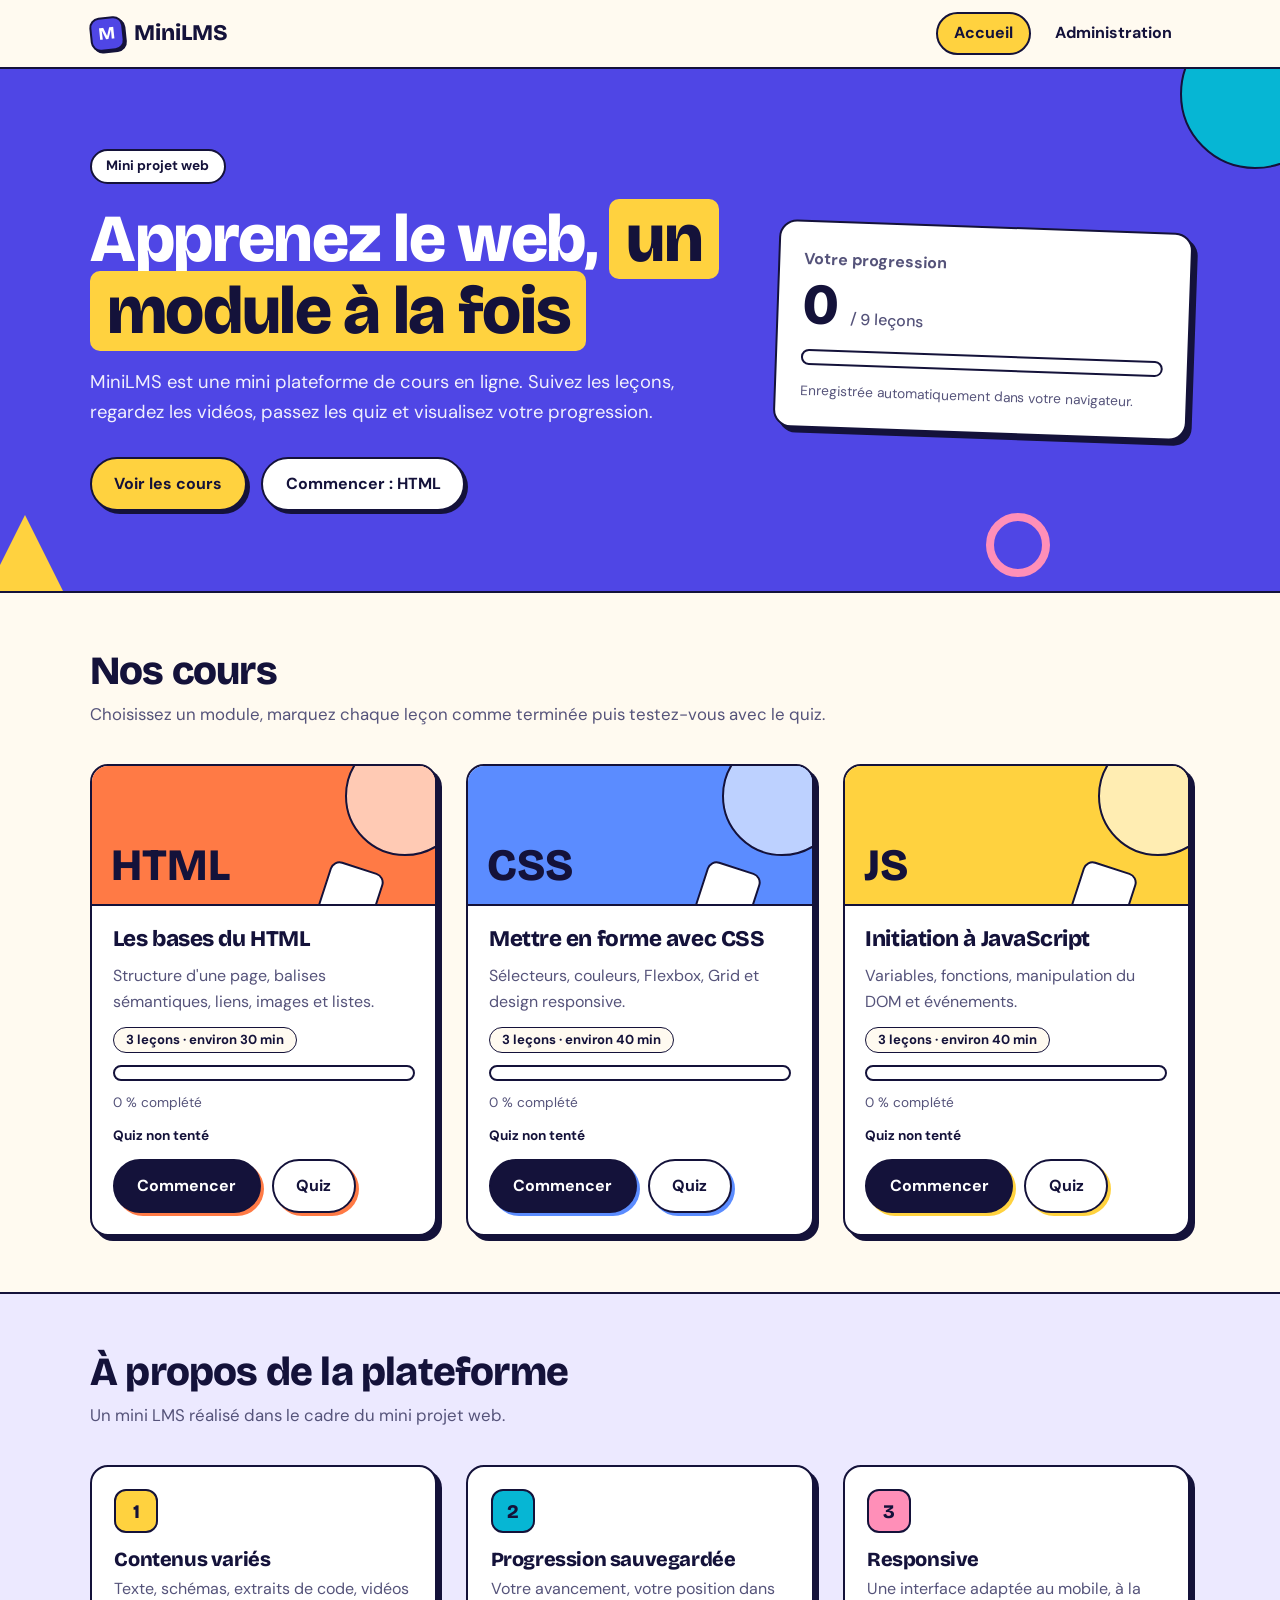
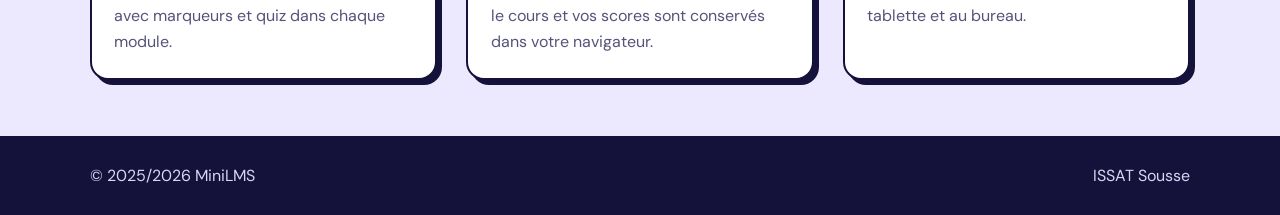
<file: index.html>
<!DOCTYPE html>
<html lang="fr">
<head>
    <meta charset="UTF-8">
    <meta name="viewport" content="width=device-width, initial-scale=1.0">
    <meta name="description" content="MiniLMS : une plateforme de cours en ligne pour apprendre HTML, CSS et JavaScript.">
    <title>MiniLMS - Plateforme de cours en ligne</title>
    <link rel="preconnect" href="https://fonts.googleapis.com">
    <link rel="preconnect" href="https://fonts.gstatic.com" crossorigin>
    <link rel="stylesheet" href="https://fonts.googleapis.com/css2?family=Bricolage+Grotesque:opsz,wght@12..96,700;12..96,800&family=DM+Sans:wght@400;500;700&display=swap">
    <link rel="stylesheet" href="css/main.css">
    <link rel="stylesheet" href="css/course.css">
    <link rel="stylesheet" href="css/app.css">
    <script src="js/data.js" defer></script>
    <script src="js/script.js" defer></script>
</head>
<body>
    <header class="site-header">
        <div class="container header-inner">
            <a class="logo" href="#/"><span class="logo-mark" aria-hidden="true">M</span>MiniLMS</a>
            <button class="burger" id="burger" type="button" aria-label="Ouvrir le menu" aria-expanded="false" aria-controls="menu">Menu</button>
            <nav class="menu" id="menu" aria-label="Navigation principale">
                <ul>
                    <li><a href="#/" data-nav="accueil">Accueil</a></li>
                    <li><a href="#/admin" data-nav="admin">Administration</a></li>
                </ul>
            </nav>
        </div>
    </header>

    <main id="app">
        <noscript><p class="container">MiniLMS a besoin de JavaScript pour fonctionner.</p></noscript>
    </main>

    <footer class="site-footer">
        <div class="container footer-inner">
            <p>&copy; 2025/2026 MiniLMS</p>
            <p>ISSAT Sousse</p>
        </div>
    </footer>

    <div class="toast" id="toast" role="status" aria-live="polite"></div>
</body>
</html>
</file>
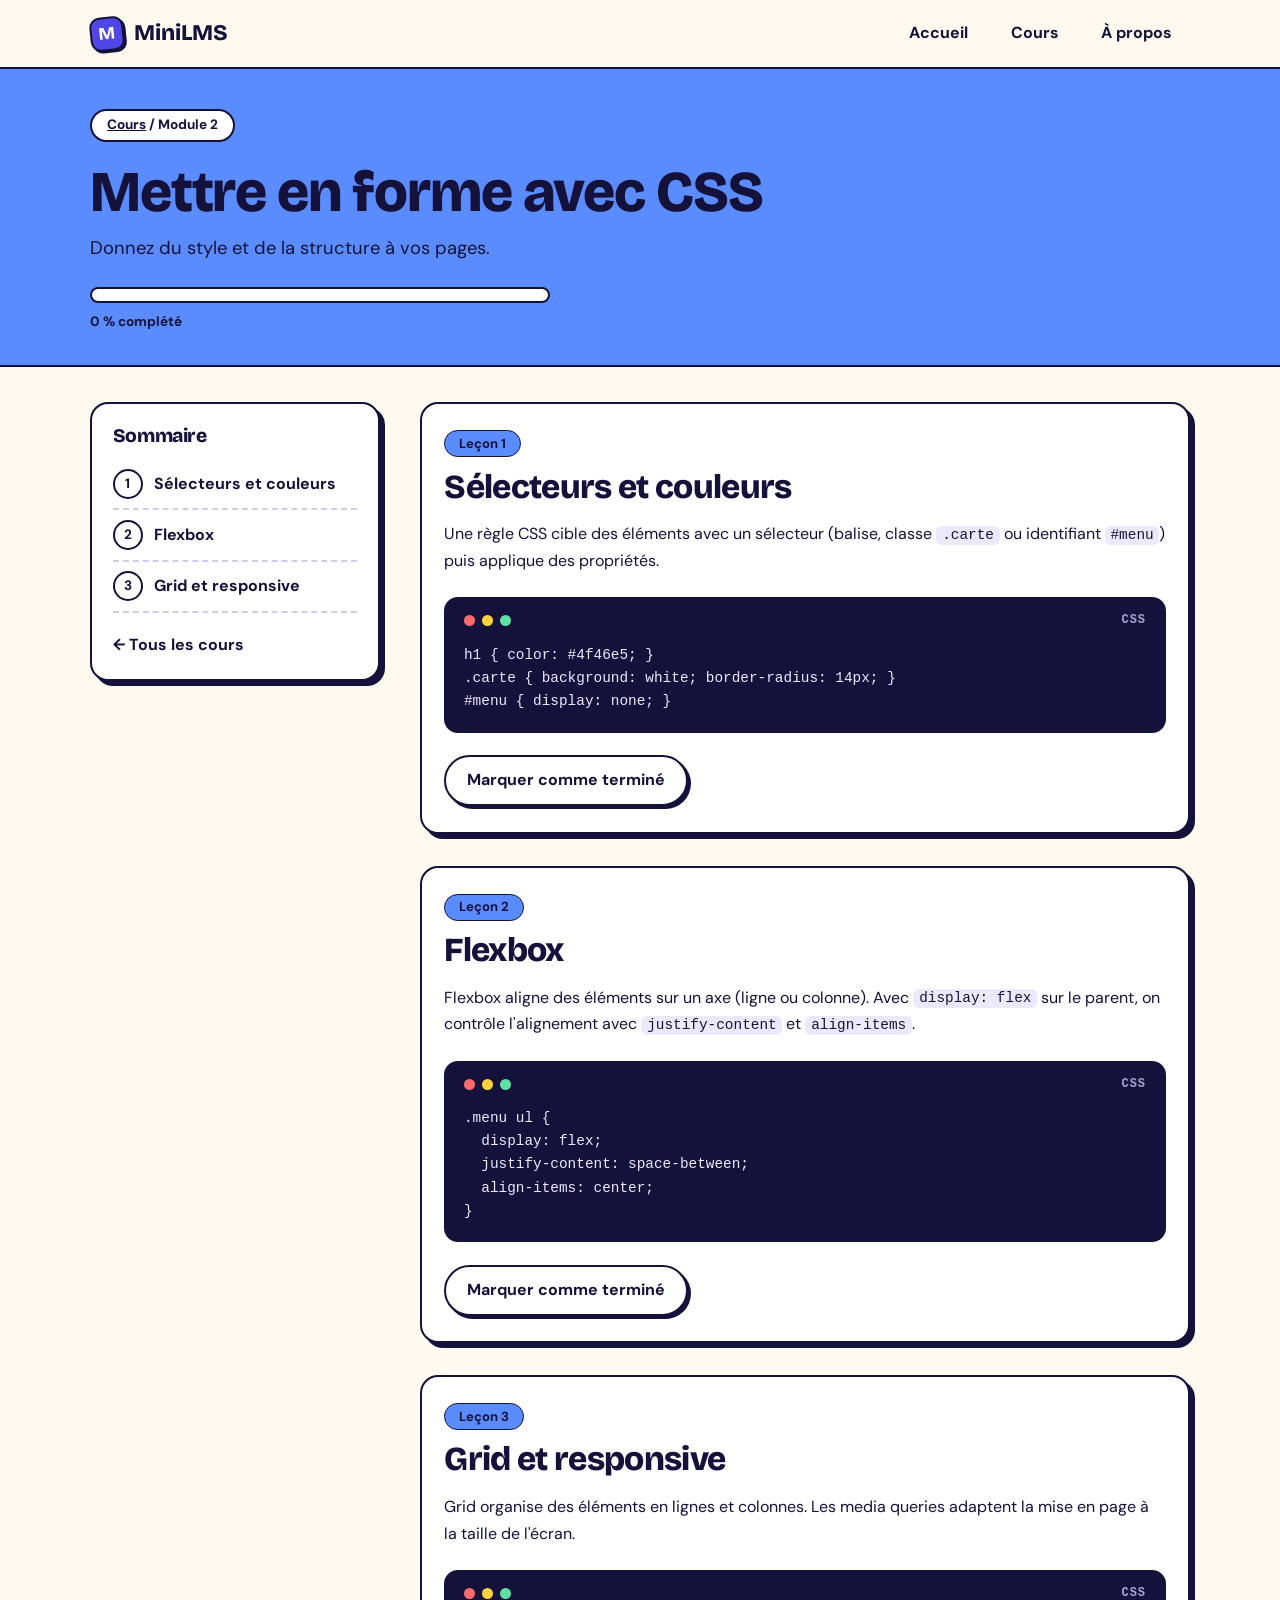
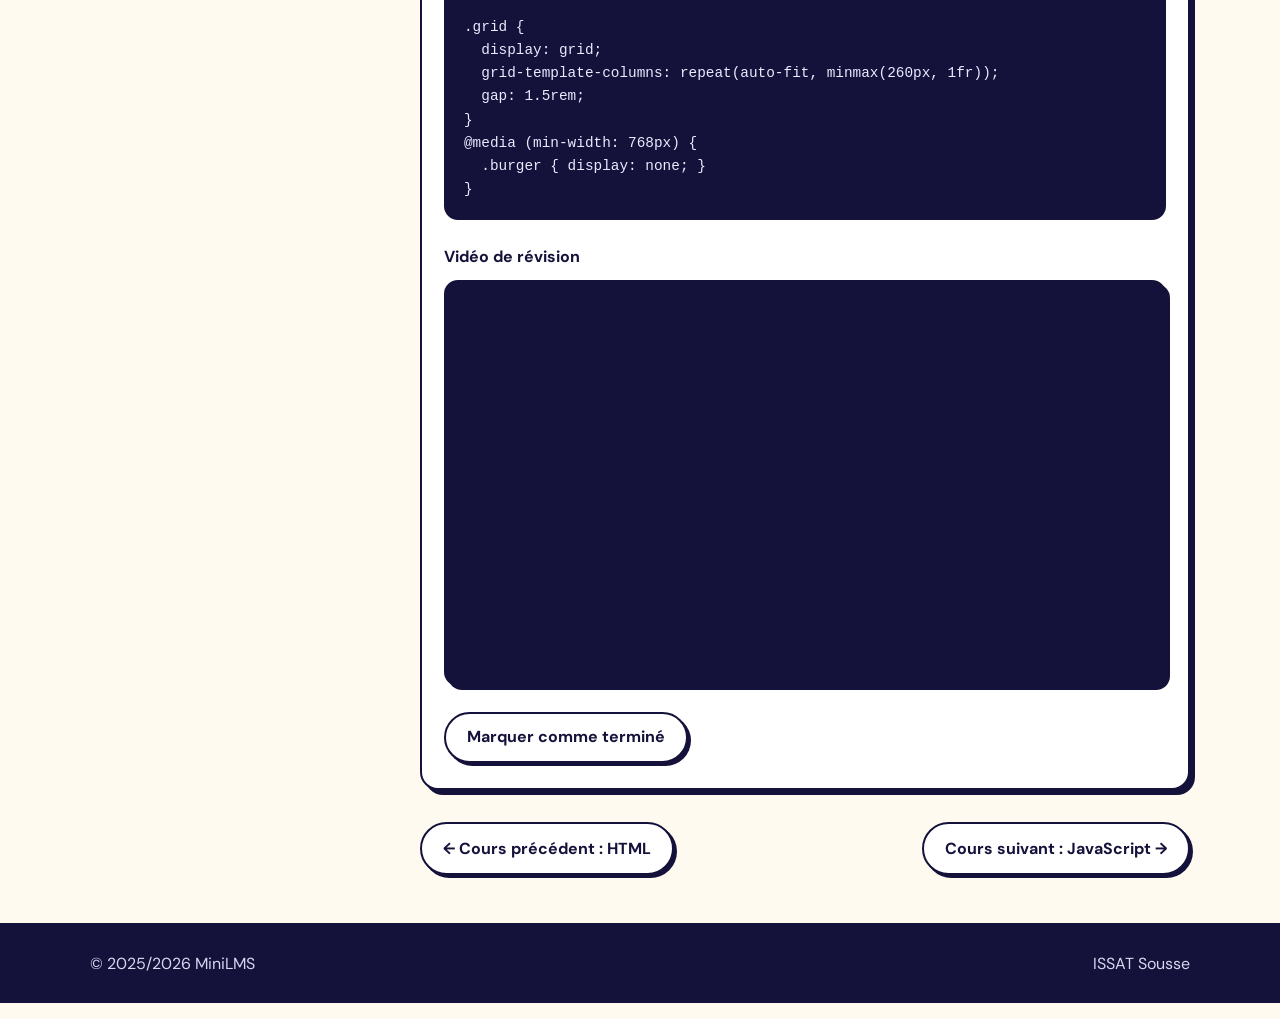
<file: pages/css.html>
<!DOCTYPE html>
<html lang="fr">
<head>
  <meta charset="UTF-8">
  <meta name="viewport" content="width=device-width, initial-scale=1.0">
  <meta name="description" content="Cours CSS : sélecteurs, couleurs, Flexbox, Grid et design responsive.">
  <title>Mettre en forme avec CSS - MiniLMS</title>
  <link rel="preconnect" href="https://fonts.googleapis.com">
  <link rel="preconnect" href="https://fonts.gstatic.com" crossorigin>
  <link rel="stylesheet" href="https://fonts.googleapis.com/css2?family=Bricolage+Grotesque:opsz,wght@12..96,700;12..96,800&family=DM+Sans:wght@400;500;700&display=swap">
  <link rel="stylesheet" href="../css/main.css">
  <link rel="stylesheet" href="../css/course.css">
  <script src="../js/script-pages.js" defer></script>
</head>
<body data-course="css">
  <header class="site-header">
    <div class="container header-inner">
      <a class="logo" href="../index.html"><span class="logo-mark" aria-hidden="true">M</span>MiniLMS</a>
      <button class="burger" id="burger" type="button" aria-label="Ouvrir le menu" aria-expanded="false" aria-controls="menu">Menu</button>
      <nav class="menu" id="menu" aria-label="Navigation principale">
        <ul>
          <li><a href="../index.html">Accueil</a></li>
          <li><a href="../index.html#cours">Cours</a></li>
          <li><a href="../index.html#apropos">À propos</a></li>
        </ul>
      </nav>
    </div>
  </header>

  <section class="course-header">
    <div class="container">
      <p class="breadcrumb"><a href="../index.html#cours">Cours</a> / Module 2</p>
      <h1>Mettre en forme avec CSS</h1>
      <p class="course-sub">Donnez du style et de la structure à vos pages.</p>
      <div class="progress" role="progressbar" aria-label="Progression du cours" aria-valuemin="0" aria-valuemax="100" aria-valuenow="0">
        <div class="progress-bar" id="course-bar"></div>
      </div>
      <p class="progress-label" id="course-label">0 % complété</p>
    </div>
  </section>

  <div class="container course-layout">
    <aside class="sidebar" aria-label="Sommaire du cours">
      <h2>Sommaire</h2>
      <ol>
        <li data-toc="l1"><a href="#lecon1">Sélecteurs et couleurs</a></li>
        <li data-toc="l2"><a href="#lecon2">Flexbox</a></li>
        <li data-toc="l3"><a href="#lecon3">Grid et responsive</a></li>
      </ol>
      <a class="back-link" href="../index.html#cours">&larr; Tous les cours</a>
    </aside>

    <main>
      <section class="lesson" id="lecon1">
        <p class="lesson-kicker">Leçon 1</p>
        <h2>Sélecteurs et couleurs</h2>
        <p>Une règle CSS cible des éléments avec un sélecteur (balise, classe <code>.carte</code> ou identifiant <code>#menu</code>) puis applique des propriétés.</p>
        <pre data-lang="CSS"><code>h1 { color: #4f46e5; }
.carte { background: white; border-radius: 14px; }
#menu { display: none; }</code></pre>
        <button class="done-btn" type="button" data-lesson="l1">Marquer comme terminé</button>
      </section>

      <section class="lesson" id="lecon2">
        <p class="lesson-kicker">Leçon 2</p>
        <h2>Flexbox</h2>
        <p>Flexbox aligne des éléments sur un axe (ligne ou colonne). Avec <code>display: flex</code> sur le parent, on contrôle l'alignement avec <code>justify-content</code> et <code>align-items</code>.</p>
        <pre data-lang="CSS"><code>.menu ul {
  display: flex;
  justify-content: space-between;
  align-items: center;
}</code></pre>
        <button class="done-btn" type="button" data-lesson="l2">Marquer comme terminé</button>
      </section>

      <section class="lesson" id="lecon3">
        <p class="lesson-kicker">Leçon 3</p>
        <h2>Grid et responsive</h2>
        <p>Grid organise des éléments en lignes et colonnes. Les media queries adaptent la mise en page à la taille de l'écran.</p>
        <pre data-lang="CSS"><code>.grid {
  display: grid;
  grid-template-columns: repeat(auto-fit, minmax(260px, 1fr));
  gap: 1.5rem;
}
@media (min-width: 768px) {
  .burger { display: none; }
}</code></pre>
        <p class="video-title">Vidéo de révision</p>
        <div class="video">
          <iframe src="https://www.youtube-nocookie.com/embed/AGDDdsiZ0Ko" title="Vidéo : introduction à CSS Grid" allowfullscreen></iframe>
        </div>
        <button class="done-btn" type="button" data-lesson="l3">Marquer comme terminé</button>
      </section>

      <nav class="course-nav" aria-label="Navigation entre les cours">
        <a href="html.html">&larr; Cours précédent : HTML</a>
        <a href="javascript.html">Cours suivant : JavaScript &rarr;</a>
      </nav>
    </main>
  </div>

  <footer class="site-footer">
    <div class="container footer-inner">
      <p>&copy; 2025/2026 MiniLMS</p>
      <p>ISSAT Sousse</p>
    </div>
  </footer>
</body>
</html>
</file>
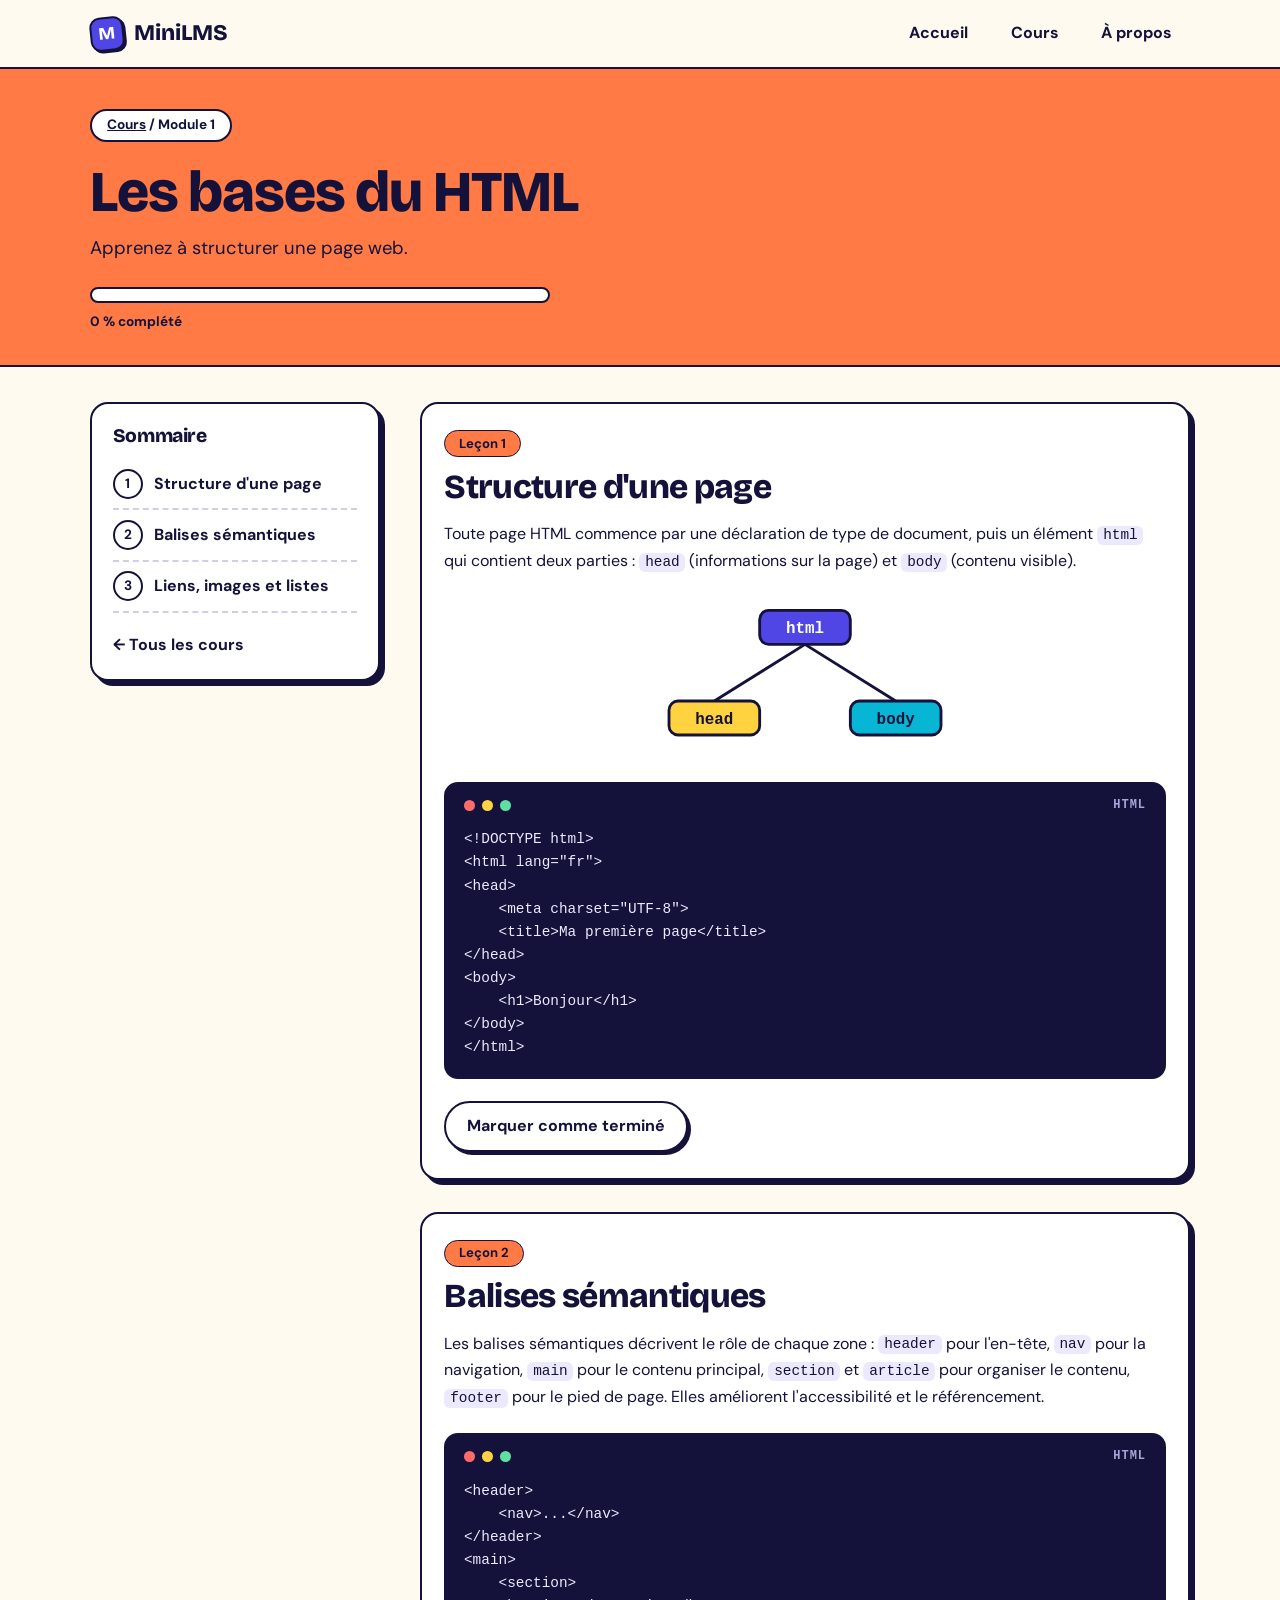
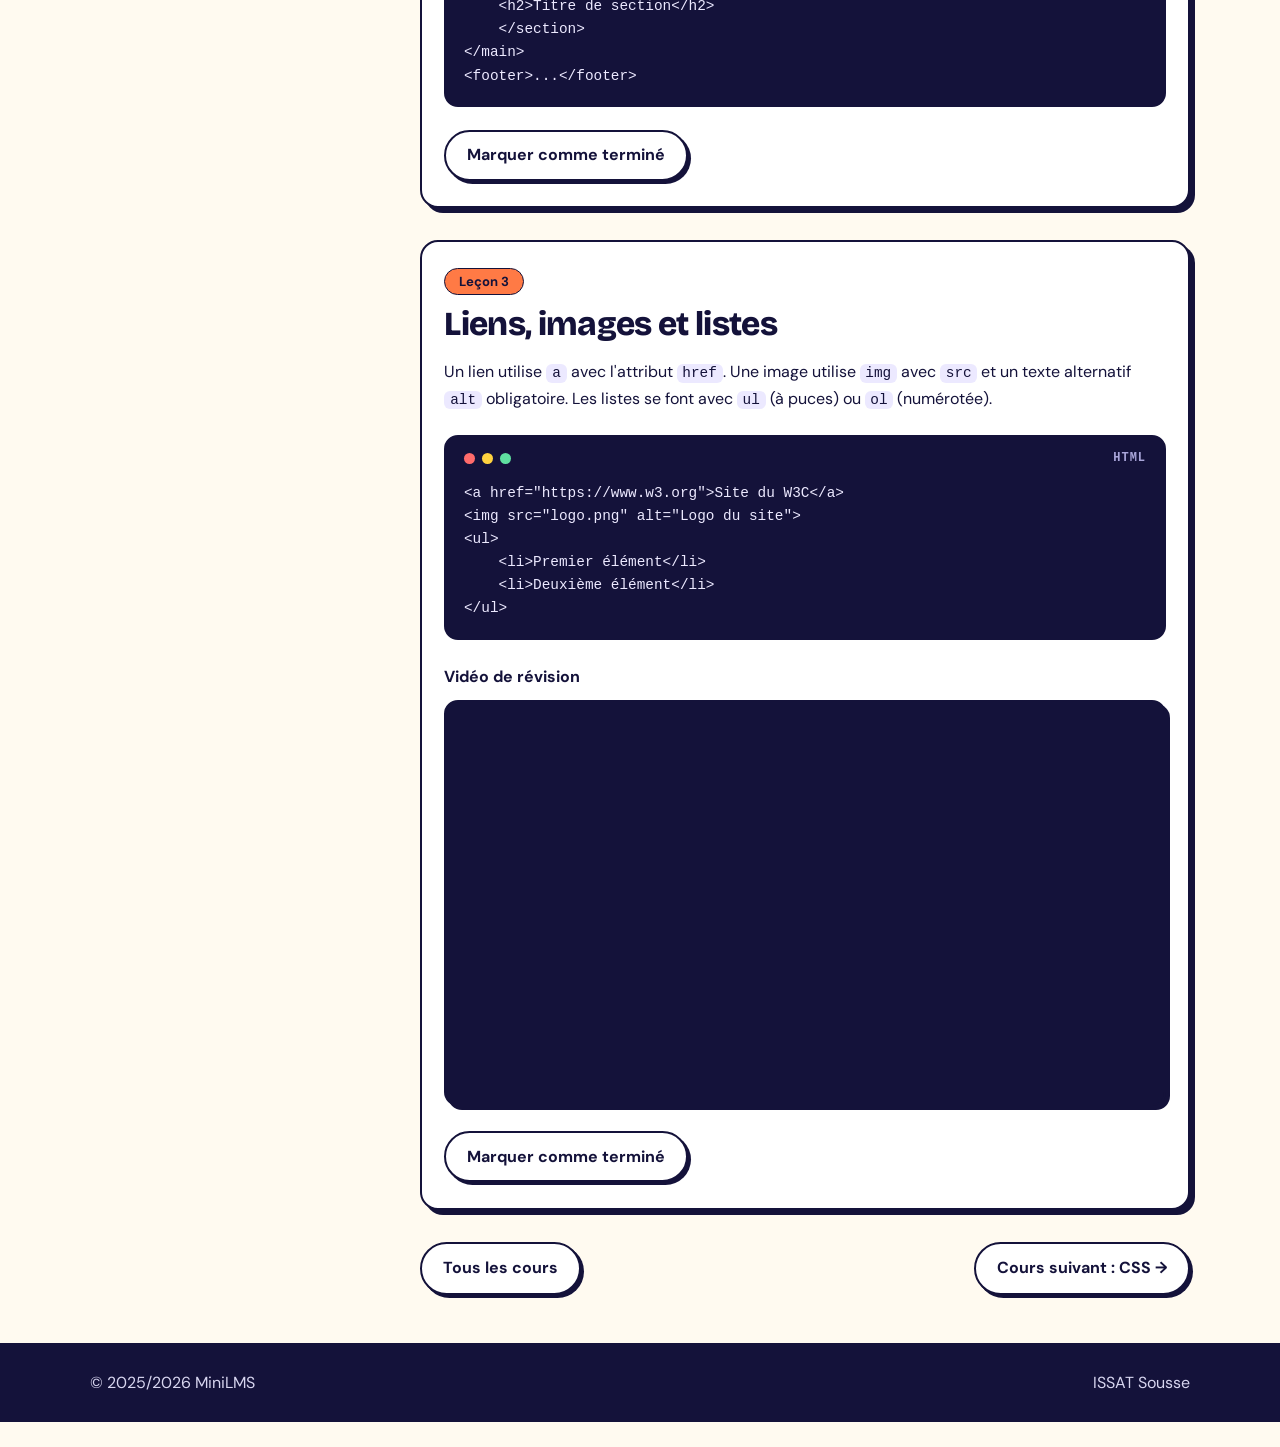
<file: pages/html.html>
<!DOCTYPE html>
<html lang="fr">
<head>
    <meta charset="UTF-8">
    <meta name="viewport" content="width=device-width, initial-scale=1.0">
    <meta name="description" content="Cours HTML : structure d'une page, balises sémantiques, liens, images et listes.">
    <title>Les bases du HTML - MiniLMS</title>
    <link rel="preconnect" href="https://fonts.googleapis.com">
    <link rel="preconnect" href="https://fonts.gstatic.com" crossorigin>
    <link rel="stylesheet" href="https://fonts.googleapis.com/css2?family=Bricolage+Grotesque:opsz,wght@12..96,700;12..96,800&family=DM+Sans:wght@400;500;700&display=swap">
    <link rel="stylesheet" href="../css/main.css">
    <link rel="stylesheet" href="../css/course.css">
    <script src="../js/script-pages.js" defer></script>
</head>
<body data-course="html">
    <header class="site-header">
        <div class="container header-inner">
            <a class="logo" href="../index.html"><span class="logo-mark" aria-hidden="true">M</span>MiniLMS</a>
            <button class="burger" id="burger" type="button" aria-label="Ouvrir le menu" aria-expanded="false" aria-controls="menu">Menu</button>
            <nav class="menu" id="menu" aria-label="Navigation principale">
                <ul>
                    <li><a href="../index.html">Accueil</a></li>
                    <li><a href="../index.html#cours">Cours</a></li>
                    <li><a href="../index.html#apropos">À propos</a></li>
                </ul>
            </nav>
        </div>
    </header>

    <section class="course-header">
        <div class="container">
            <p class="breadcrumb"><a href="../index.html#cours">Cours</a> / Module 1</p>
            <h1>Les bases du HTML</h1>
            <p class="course-sub">Apprenez à structurer une page web.</p>
            <div class="progress" role="progressbar" aria-label="Progression du cours" aria-valuemin="0" aria-valuemax="100" aria-valuenow="0">
                <div class="progress-bar" id="course-bar"></div>
            </div>
            <p class="progress-label" id="course-label">0 % complété</p>
        </div>
    </section>

    <div class="container course-layout">
        <aside class="sidebar" aria-label="Sommaire du cours">
            <h2>Sommaire</h2>
            <ol>
                <li data-toc="l1"><a href="#lecon1">Structure d'une page</a></li>
                <li data-toc="l2"><a href="#lecon2">Balises sémantiques</a></li>
                <li data-toc="l3"><a href="#lecon3">Liens, images et listes</a></li>
            </ol>
            <a class="back-link" href="../index.html#cours">&larr; Tous les cours</a>
        </aside>

        <main>
            <section class="lesson" id="lecon1">
                <p class="lesson-kicker">Leçon 1</p>
                <h2>Structure d'une page</h2>
                <p>Toute page HTML commence par une déclaration de type de document, puis un élément <code>html</code> qui contient deux parties : <code>head</code> (informations sur la page) et <code>body</code> (contenu visible).</p>
                <svg class="schema" viewBox="0 0 300 140" role="img" aria-labelledby="svg-titre">
                    <title id="svg-titre">Arbre d'un document HTML : html contient head et body</title>
                    <line x1="150" y1="40" x2="70" y2="90" stroke="#14123a" stroke-width="2.5"/>
                    <line x1="150" y1="40" x2="230" y2="90" stroke="#14123a" stroke-width="2.5"/>
                    <rect x="110" y="10" width="80" height="30" rx="8" fill="#4f46e5" stroke="#14123a" stroke-width="2.5"/>
                    <text x="150" y="30" text-anchor="middle" fill="#ffffff" font-size="14" font-weight="700" font-family="monospace">html</text>
                    <rect x="30" y="90" width="80" height="30" rx="8" fill="#ffd23f" stroke="#14123a" stroke-width="2.5"/>
                    <text x="70" y="110" text-anchor="middle" fill="#14123a" font-size="14" font-weight="700" font-family="monospace">head</text>
                    <rect x="190" y="90" width="80" height="30" rx="8" fill="#06b6d4" stroke="#14123a" stroke-width="2.5"/>
                    <text x="230" y="110" text-anchor="middle" fill="#14123a" font-size="14" font-weight="700" font-family="monospace">body</text>
                </svg>
                <pre data-lang="HTML"><code>&lt;!DOCTYPE html&gt;
&lt;html lang="fr"&gt;
&lt;head&gt;
    &lt;meta charset="UTF-8"&gt;
    &lt;title&gt;Ma première page&lt;/title&gt;
&lt;/head&gt;
&lt;body&gt;
    &lt;h1&gt;Bonjour&lt;/h1&gt;
&lt;/body&gt;
&lt;/html&gt;</code></pre>
                <button class="done-btn" type="button" data-lesson="l1">Marquer comme terminé</button>
            </section>

        <section class="lesson" id="lecon2">
            <p class="lesson-kicker">Leçon 2</p>
            <h2>Balises sémantiques</h2>
            <p>Les balises sémantiques décrivent le rôle de chaque zone : <code>header</code> pour l'en-tête, <code>nav</code> pour la navigation, <code>main</code> pour le contenu principal, <code>section</code> et <code>article</code> pour organiser le contenu, <code>footer</code> pour le pied de page. Elles améliorent l'accessibilité et le référencement.</p>
            <pre data-lang="HTML"><code>&lt;header&gt;
    &lt;nav&gt;...&lt;/nav&gt;
&lt;/header&gt;
&lt;main&gt;
    &lt;section&gt;
    &lt;h2&gt;Titre de section&lt;/h2&gt;
    &lt;/section&gt;
&lt;/main&gt;
&lt;footer&gt;...&lt;/footer&gt;</code></pre>
            <button class="done-btn" type="button" data-lesson="l2">Marquer comme terminé</button>
        </section>

        <section class="lesson" id="lecon3">
            <p class="lesson-kicker">Leçon 3</p>
            <h2>Liens, images et listes</h2>
            <p>Un lien utilise <code>a</code> avec l'attribut <code>href</code>. Une image utilise <code>img</code> avec <code>src</code> et un texte alternatif <code>alt</code> obligatoire. Les listes se font avec <code>ul</code> (à puces) ou <code>ol</code> (numérotée).</p>
            <pre data-lang="HTML"><code>&lt;a href="https://www.w3.org"&gt;Site du W3C&lt;/a&gt;
&lt;img src="logo.png" alt="Logo du site"&gt;
&lt;ul&gt;
    &lt;li&gt;Premier élément&lt;/li&gt;
    &lt;li&gt;Deuxième élément&lt;/li&gt;
&lt;/ul&gt;</code></pre>
            <p class="video-title">Vidéo de révision</p>
            <div class="video">
                <iframe src="https://www.youtube-nocookie.com/embed/it1rTvBcfRg" title="Vidéo : introduction au HTML" allowfullscreen></iframe>
            </div>
            <button class="done-btn" type="button" data-lesson="l3">Marquer comme terminé</button>
        </section>

            <nav class="course-nav" aria-label="Navigation entre les cours">
                <a href="../index.html#cours">Tous les cours</a>
                <a href="css.html">Cours suivant : CSS &rarr;</a>
            </nav>
        </main>
    </div>

    <footer class="site-footer">
        <div class="container footer-inner">
            <p>&copy; 2025/2026 MiniLMS</p>
            <p>ISSAT Sousse</p>
        </div>
    </footer>
</body>
</html>
</file>
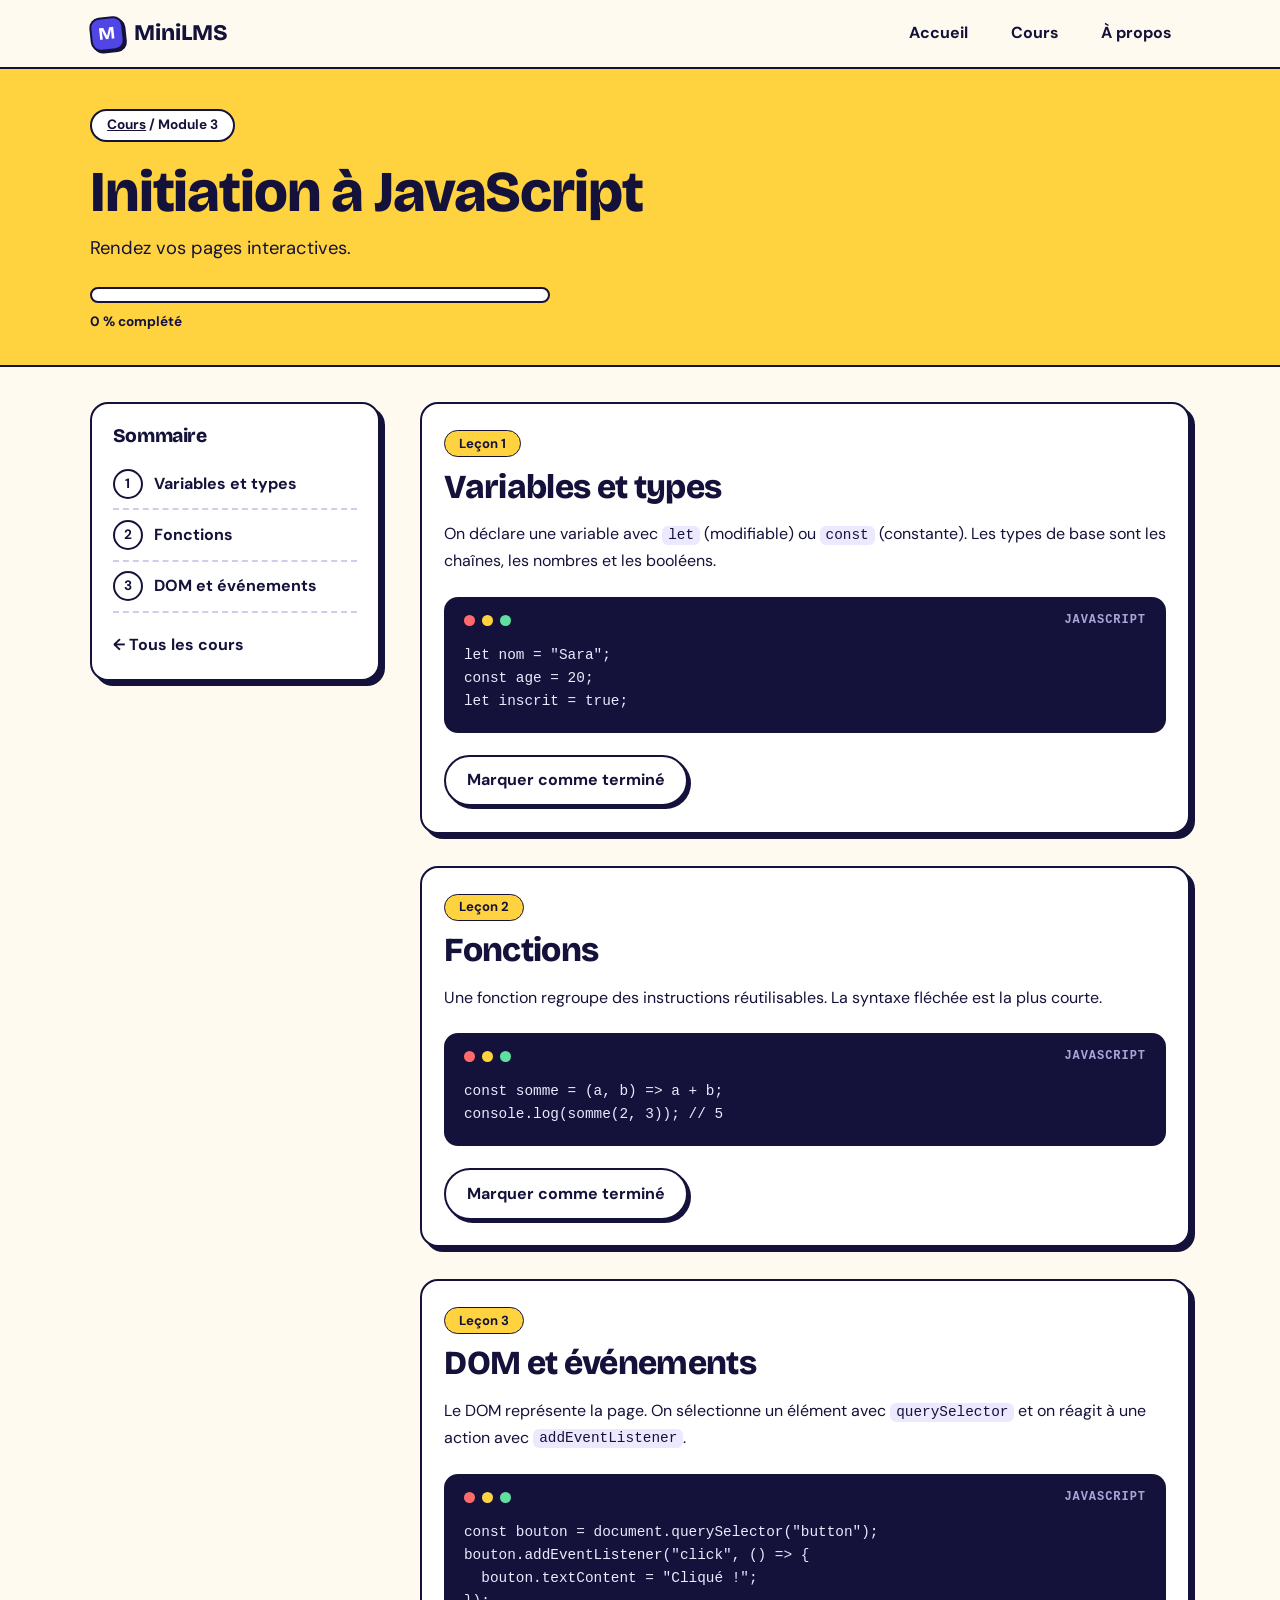
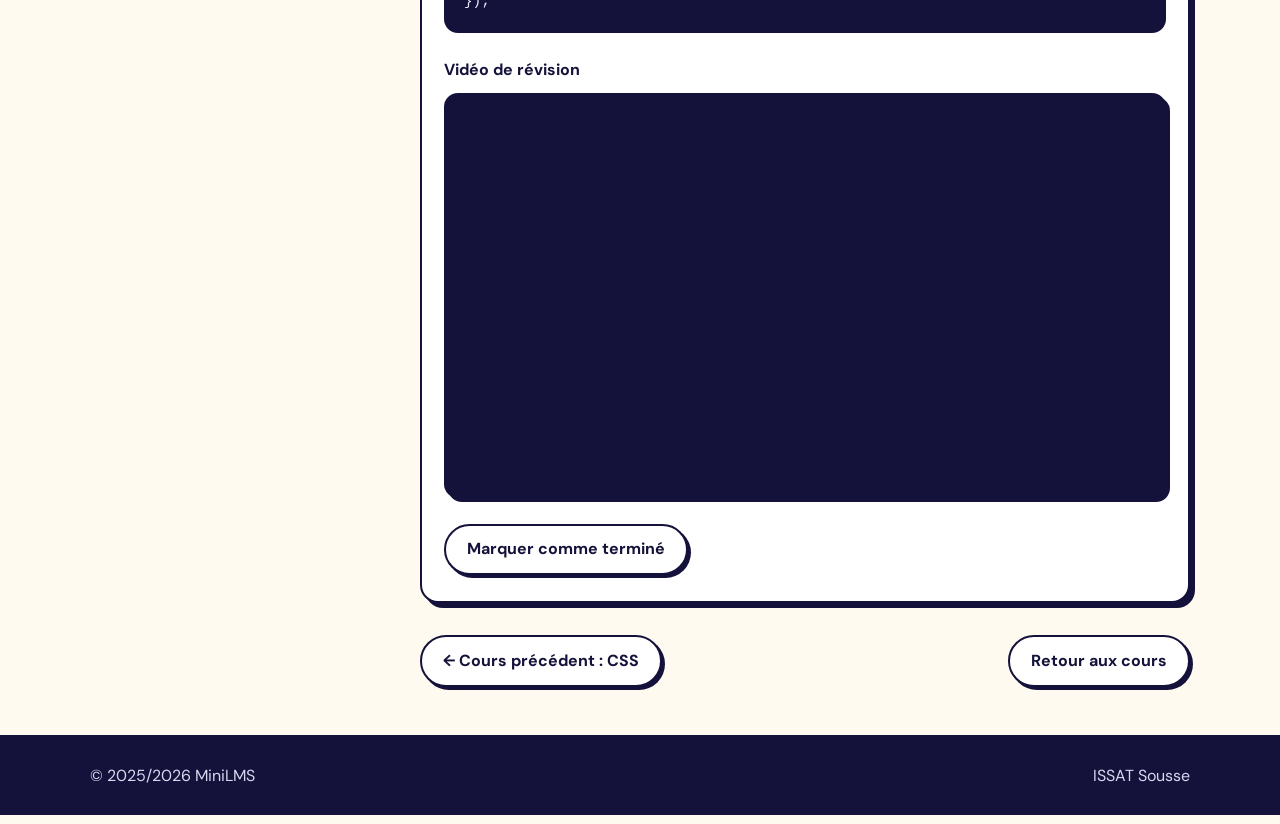
<file: pages/javascript.html>
<!DOCTYPE html>
<html lang="fr">
<head>
  <meta charset="UTF-8">
  <meta name="viewport" content="width=device-width, initial-scale=1.0">
  <meta name="description" content="Cours JavaScript : variables, fonctions, manipulation du DOM et événements.">
  <title>Initiation à JavaScript - MiniLMS</title>
  <link rel="preconnect" href="https://fonts.googleapis.com">
  <link rel="preconnect" href="https://fonts.gstatic.com" crossorigin>
  <link rel="stylesheet" href="https://fonts.googleapis.com/css2?family=Bricolage+Grotesque:opsz,wght@12..96,700;12..96,800&family=DM+Sans:wght@400;500;700&display=swap">
  <link rel="stylesheet" href="../css/main.css">
  <link rel="stylesheet" href="../css/course.css">
  <script src="../js/script-pages.js" defer></script>
</head>
<body data-course="js">
  <header class="site-header">
    <div class="container header-inner">
      <a class="logo" href="../index.html"><span class="logo-mark" aria-hidden="true">M</span>MiniLMS</a>
      <button class="burger" id="burger" type="button" aria-label="Ouvrir le menu" aria-expanded="false" aria-controls="menu">Menu</button>
      <nav class="menu" id="menu" aria-label="Navigation principale">
        <ul>
          <li><a href="../index.html">Accueil</a></li>
          <li><a href="../index.html#cours">Cours</a></li>
          <li><a href="../index.html#apropos">À propos</a></li>
        </ul>
      </nav>
    </div>
  </header>

  <section class="course-header">
    <div class="container">
      <p class="breadcrumb"><a href="../index.html#cours">Cours</a> / Module 3</p>
      <h1>Initiation à JavaScript</h1>
      <p class="course-sub">Rendez vos pages interactives.</p>
      <div class="progress" role="progressbar" aria-label="Progression du cours" aria-valuemin="0" aria-valuemax="100" aria-valuenow="0">
        <div class="progress-bar" id="course-bar"></div>
      </div>
      <p class="progress-label" id="course-label">0 % complété</p>
    </div>
  </section>

  <div class="container course-layout">
    <aside class="sidebar" aria-label="Sommaire du cours">
      <h2>Sommaire</h2>
      <ol>
        <li data-toc="l1"><a href="#lecon1">Variables et types</a></li>
        <li data-toc="l2"><a href="#lecon2">Fonctions</a></li>
        <li data-toc="l3"><a href="#lecon3">DOM et événements</a></li>
      </ol>
      <a class="back-link" href="../index.html#cours">&larr; Tous les cours</a>
    </aside>

    <main>
      <section class="lesson" id="lecon1">
        <p class="lesson-kicker">Leçon 1</p>
        <h2>Variables et types</h2>
        <p>On déclare une variable avec <code>let</code> (modifiable) ou <code>const</code> (constante). Les types de base sont les chaînes, les nombres et les booléens.</p>
        <pre data-lang="JavaScript"><code>let nom = "Sara";
const age = 20;
let inscrit = true;</code></pre>
        <button class="done-btn" type="button" data-lesson="l1">Marquer comme terminé</button>
      </section>

      <section class="lesson" id="lecon2">
        <p class="lesson-kicker">Leçon 2</p>
        <h2>Fonctions</h2>
        <p>Une fonction regroupe des instructions réutilisables. La syntaxe fléchée est la plus courte.</p>
        <pre data-lang="JavaScript"><code>const somme = (a, b) =&gt; a + b;
console.log(somme(2, 3)); // 5</code></pre>
        <button class="done-btn" type="button" data-lesson="l2">Marquer comme terminé</button>
      </section>

      <section class="lesson" id="lecon3">
        <p class="lesson-kicker">Leçon 3</p>
        <h2>DOM et événements</h2>
        <p>Le DOM représente la page. On sélectionne un élément avec <code>querySelector</code> et on réagit à une action avec <code>addEventListener</code>.</p>
        <pre data-lang="JavaScript"><code>const bouton = document.querySelector("button");
bouton.addEventListener("click", () =&gt; {
  bouton.textContent = "Cliqué !";
});</code></pre>
        <p class="video-title">Vidéo de révision</p>
        <div class="video">
          <iframe src="https://www.youtube-nocookie.com/embed/zofMnllkVfI" title="Vidéo : introduction à JavaScript" allowfullscreen></iframe>
        </div>
        <button class="done-btn" type="button" data-lesson="l3">Marquer comme terminé</button>
      </section>

      <nav class="course-nav" aria-label="Navigation entre les cours">
        <a href="css.html">&larr; Cours précédent : CSS</a>
        <a href="../index.html#cours">Retour aux cours</a>
      </nav>
    </main>
  </div>

  <footer class="site-footer">
    <div class="container footer-inner">
      <p>&copy; 2025/2026 MiniLMS</p>
      <p>ISSAT Sousse</p>
    </div>
  </footer>
</body>
</html>
</file>
<file: css/main.css>
/* ===== Variables ===== */
:root {
    --ink: #14123a;
    --primary: #4f46e5;
    --accent: #06b6d4;
    --yellow: #ffd23f;
    --orange: #ff7a45;
    --blue: #5b8cff;
    --pink: #ff8fb8;
    --green: #5fe0a0;
    --bg: #fffaf0;
    --card: #ffffff;
    --lavender: #ece9ff;
    --muted: #55537a;
    --course: var(--primary);
    --radius: 18px;
    --border: 2px solid var(--ink);
    --shadow: 5px 5px 0 var(--ink);
    --display: "Bricolage Grotesque", "Trebuchet MS", Arial, sans-serif;
    --sans: "DM Sans", "Segoe UI", Roboto, Arial, sans-serif;
    --mono: Consolas, "Courier New", monospace;
}

/* Une couleur par cours (cartes de l'accueil et pages de cours) */
[data-course="html"] { --course: var(--orange); }
[data-course="css"]  { --course: var(--blue); }
[data-course="js"]   { --course: var(--yellow); }

/* ===== Base (mobile first) ===== */
*, *::before, *::after { box-sizing: border-box; }
html { scroll-behavior: smooth; }
body {
    margin: 0;
    font-family: var(--sans);
    background: var(--bg);
    color: var(--ink);
    line-height: 1.65;
}
img, svg { max-width: 100%; height: auto; }
a { color: var(--primary); }
h1, h2, h3 { font-family: var(--display); font-weight: 800; line-height: 1.1; letter-spacing: -0.02em; }
.container { width: min(1100px, 92%); margin-inline: auto; }
:focus-visible { outline: 3px solid var(--primary); outline-offset: 3px; }

/* ===== Header + menu burger ===== */
.site-header {
    position: sticky;
    top: 0;
    z-index: 100;
    background: var(--bg);
    border-bottom: var(--border);
}
.header-inner {
    display: flex;
    align-items: center;
    justify-content: space-between;
    padding: 0.75rem 0;
}
.logo {
    display: inline-flex;
    align-items: center;
    gap: 0.6rem;
    font-family: var(--display);
    font-weight: 800;
    font-size: 1.4rem;
    color: var(--ink);
    text-decoration: none;
}
.logo-mark {
    display: grid;
    place-items: center;
    width: 34px;
    height: 34px;
    background: var(--primary);
    color: #fff;
    border: var(--border);
    border-radius: 10px;
    box-shadow: 2px 2px 0 var(--ink);
    font-size: 1.1rem;
    transform: rotate(-6deg);
}
.burger {
    font: inherit;
    font-weight: 700;
    background: var(--yellow);
    border: var(--border);
    color: var(--ink);
    border-radius: 999px;
    padding: 0.35rem 1rem;
    box-shadow: 2px 2px 0 var(--ink);
    cursor: pointer;
}
.menu {
    display: none;
    position: absolute;
    top: 100%;
    left: 0;
    right: 0;
    background: var(--bg);
    border-bottom: var(--border);
    padding: 0.6rem 4%;
}
.menu.open { display: block; }
.menu ul { list-style: none; margin: 0; padding: 0; display: flex; flex-direction: column; gap: 0.3rem; }
.menu a {
    display: block;
    padding: 0.6rem 1rem;
    border: 2px solid transparent;
    border-radius: 999px;
    text-decoration: none;
    color: var(--ink);
    font-weight: 700;
}
.menu a:hover { background: var(--lavender); border-color: var(--ink); }
.menu a[aria-current="page"] { background: var(--yellow); border-color: var(--ink); }

/* ===== Boutons ===== */
.btn {
    display: inline-block;
    padding: 0.75rem 1.4rem;
    border: var(--border);
    border-radius: 999px;
    background: #fff;
    color: var(--ink);
    font-weight: 700;
    text-decoration: none;
    text-align: center;
    box-shadow: 3px 3px 0 var(--ink);
    transition: transform 0.15s, box-shadow 0.15s;
}
.btn:hover { transform: translate(-2px, -2px); box-shadow: 5px 5px 0 var(--ink); }
.btn:active { transform: translate(2px, 2px); box-shadow: 1px 1px 0 var(--ink); }
.btn-primary { background: var(--yellow); }

/* ===== Hero ===== */
.hero {
    position: relative;
    overflow: hidden;
    background: var(--primary);
    color: #fff;
    border-bottom: var(--border);
    padding: 3.5rem 0;
}
.hero .container { position: relative; z-index: 1; }
.hero-grid { display: grid; gap: 2.5rem; }
.eyebrow {
    display: inline-block;
    margin: 0 0 1.2rem;
    padding: 0.25rem 0.9rem;
    background: #fff;
    color: var(--ink);
    border: var(--border);
    border-radius: 999px;
    font-size: 0.85rem;
    font-weight: 700;
}
.hero h1 { font-size: clamp(2.4rem, 7vw, 4.2rem); margin: 0 0 1.2rem; line-height: 1.08; }
.hero mark {
    background: var(--yellow);
    color: var(--ink);
    padding: 0 0.25em;
    border-radius: 10px;
    -webkit-box-decoration-break: clone;
    box-decoration-break: clone;
}
.lead { font-size: 1.15rem; max-width: 34em; margin: 0 0 1.8rem; color: rgba(255, 255, 255, 0.92); }
.hero-actions { display: flex; flex-wrap: wrap; gap: 0.9rem; }

/* Formes décoratives */
.shape { position: absolute; pointer-events: none; z-index: 0; }
.shape-circle { width: 150px; height: 150px; right: -50px; top: -50px; background: var(--accent); border: var(--border); border-radius: 50%; }
.shape-tri { width: 90px; height: 90px; left: -20px; bottom: -14px; background: var(--yellow); clip-path: polygon(50% 0, 100% 100%, 0 100%); }
.shape-ring { width: 64px; height: 64px; right: 18%; bottom: 14px; border: 8px solid var(--pink); border-radius: 50%; }

.summary {
    align-self: center;
    background: var(--card);
    color: var(--ink);
    border: var(--border);
    border-radius: var(--radius);
    box-shadow: var(--shadow);
    padding: 1.5rem;
}
.summary-title { margin: 0; font-weight: 700; color: var(--muted); }
.summary-count { margin: 0.2rem 0 1rem; font-family: var(--display); font-weight: 800; font-size: 3.6rem; line-height: 1; }
.summary-total { font-family: var(--sans); font-weight: 500; font-size: 1rem; color: var(--muted); }
.summary-note { margin: 0.9rem 0 0; font-size: 0.85rem; color: var(--muted); }

/* ===== Sections ===== */
.section { padding: 3.5rem 0; }
.section-alt { background: var(--lavender); border-top: var(--border); }
.section h2 { font-size: clamp(1.8rem, 4vw, 2.5rem); margin: 0 0 0.5rem; }
.section-intro { color: var(--muted); margin: 0 0 2.2rem; font-size: 1.05rem; }

/* ===== Grille de cours ===== */
.grid { display: grid; grid-template-columns: repeat(auto-fit, minmax(270px, 1fr)); gap: 1.8rem; }
.card {
    background: var(--card);
    border: var(--border);
    border-radius: var(--radius);
    box-shadow: var(--shadow);
    overflow: hidden;
    display: flex;
    flex-direction: column;
    transition: transform 0.15s, box-shadow 0.15s;
}
.card:hover { transform: translate(-3px, -3px); box-shadow: 8px 8px 0 var(--ink); }
.card-banner {
    position: relative;
    overflow: hidden;
    height: 140px;
    display: flex;
    align-items: flex-end;
    padding: 1rem 1.2rem;
    background: var(--course);
    border-bottom: var(--border);
    font-family: var(--display);
    font-weight: 800;
    font-size: 2.8rem;
    line-height: 1;
}
.card-banner::before {
    content: "";
    position: absolute;
    right: -30px;
    top: -30px;
    width: 120px;
    height: 120px;
    border: var(--border);
    border-radius: 50%;
    background: rgba(255, 255, 255, 0.6);
}
.card-banner::after {
    content: "";
    position: absolute;
    right: 56px;
    bottom: -18px;
    width: 56px;
    height: 56px;
    border: var(--border);
    border-radius: 10px;
    background: #fff;
    transform: rotate(18deg);
}
.card-body { padding: 1.3rem; display: flex; flex-direction: column; gap: 0.7rem; flex: 1; }
.card-body h3 { margin: 0; font-size: 1.4rem; }
.card-body p { margin: 0; color: var(--muted); }
.card-body .meta {
    align-self: flex-start;
    padding: 0.1rem 0.75rem;
    border: 1.5px solid var(--ink);
    border-radius: 999px;
    background: var(--bg);
    color: var(--ink);
    font-size: 0.82rem;
    font-weight: 700;
}
.card .btn { margin-top: auto; background: var(--ink); color: #fff; box-shadow: 3px 3px 0 var(--course); }
.card .btn:hover { box-shadow: 5px 5px 0 var(--course); }
.card .progress-bar { background: var(--course); }

/* ===== Barre de progression (partagée avec les pages de cours) ===== */
.progress {
    background: #fff;
    border: var(--border);
    border-radius: 999px;
    height: 16px;
    overflow: hidden;
}
.progress-bar { height: 100%; width: 0; background: var(--primary); transition: width 0.4s ease; }
.summary .progress-bar { background: var(--accent); }
.progress-label { margin: 0; font-size: 0.85rem; color: var(--muted); }

/* ===== À propos ===== */
.features { display: grid; grid-template-columns: repeat(auto-fit, minmax(230px, 1fr)); gap: 1.8rem; counter-reset: f; }
.feature {
    background: var(--card);
    padding: 1.4rem;
    border: var(--border);
    border-radius: var(--radius);
    box-shadow: var(--shadow);
}
.feature::before {
    counter-increment: f;
    content: counter(f);
    display: grid;
    place-items: center;
    width: 44px;
    height: 44px;
    margin-bottom: 0.9rem;
    background: var(--yellow);
    border: var(--border);
    border-radius: 12px;
    font-family: var(--display);
    font-weight: 800;
    font-size: 1.2rem;
}
.feature:nth-child(2)::before { background: var(--accent); }
.feature:nth-child(3)::before { background: var(--pink); }
.feature h3 { margin: 0 0 0.4rem; font-size: 1.25rem; }
.feature p { margin: 0; color: var(--muted); }

/* ===== Footer ===== */
.site-footer { background: var(--ink); color: #d8d6f0; padding: 1.6rem 0; border-top: var(--border); }
.footer-inner { display: flex; flex-wrap: wrap; justify-content: space-between; gap: 0.5rem; }
.site-footer p { margin: 0; }

/* ===== Tablette (768px et plus) : le menu burger disparaît ===== */
@media (min-width: 768px) {
    .burger { display: none; }
    .menu { display: block; position: static; background: none; border: 0; padding: 0; }
    .menu ul { flex-direction: row; gap: 0.4rem; }
    .menu a { padding: 0.4rem 1rem; }
    .hero { padding: 5rem 0; }
}

/* ===== Bureau (960px et plus) ===== */
@media (min-width: 960px) {
    .hero-grid { grid-template-columns: 1.5fr 1fr; gap: 4rem; }
    .summary { transform: rotate(2deg); }
}

@media (prefers-reduced-motion: reduce) {
    html { scroll-behavior: auto; }
    * { transition: none !important; }
}
</file>
<file: css/course.css>
/* ===== En-tête d'un cours (prend la couleur du cours) ===== */
.course-header {
  background: var(--course);
  border-bottom: var(--border);
  padding: 2.5rem 0 2rem;
}
.breadcrumb {
  display: inline-block;
  margin: 0 0 1.2rem;
  padding: 0.2rem 0.95rem;
  background: #fff;
  border: var(--border);
  border-radius: 999px;
  font-size: 0.85rem;
  font-weight: 700;
}
.breadcrumb a { color: var(--ink); }
.course-header h1 { margin: 0 0 0.5rem; font-size: clamp(2.2rem, 6vw, 3.6rem); }
.course-sub { margin: 0 0 1.5rem; font-size: 1.15rem; }
.course-header .progress { max-width: 460px; }
.course-header .progress-label { margin-top: 0.5rem; color: var(--ink); font-weight: 700; }

/* ===== Mise en page d'un cours (mobile : une colonne) ===== */
.course-layout {
  display: grid;
  grid-template-columns: 1fr;
  gap: 2rem;
  padding: 2.2rem 0 3rem;
}

/* ===== Sommaire ===== */
.sidebar {
  align-self: start;
  background: var(--card);
  border: var(--border);
  border-radius: var(--radius);
  box-shadow: var(--shadow);
  padding: 1.3rem;
}
.sidebar h2 { margin: 0 0 0.8rem; font-size: 1.2rem; }
.sidebar ol { list-style: none; margin: 0 0 1.2rem; padding: 0; counter-reset: toc; }
.sidebar li {
  counter-increment: toc;
  display: flex;
  align-items: center;
  gap: 0.7rem;
  padding: 0.6rem 0;
  border-bottom: 2px dashed #cfcdea;
}
.sidebar li::before {
  content: counter(toc);
  flex: none;
  display: grid;
  place-items: center;
  width: 30px;
  height: 30px;
  background: #fff;
  border: var(--border);
  border-radius: 50%;
  font-size: 0.85rem;
  font-weight: 700;
}
.sidebar li.is-done::before { content: "\2713"; background: var(--green); }
.sidebar li a { color: var(--ink); font-weight: 700; text-decoration: none; }
.sidebar li a:hover { text-decoration: underline; text-decoration-thickness: 2px; text-underline-offset: 4px; }
.back-link { color: var(--ink); font-weight: 700; text-decoration: none; }
.back-link:hover { color: var(--primary); }

/* ===== Leçons ===== */
.lesson {
  background: var(--card);
  border: var(--border);
  border-radius: var(--radius);
  box-shadow: var(--shadow);
  padding: 1.6rem 1.4rem;
  margin-bottom: 2rem;
  scroll-margin-top: 90px;
}
.lesson-kicker {
  display: inline-block;
  margin: 0 0 0.7rem;
  padding: 0.1rem 0.85rem;
  background: var(--course);
  border: 1.5px solid var(--ink);
  border-radius: 999px;
  font-size: 0.82rem;
  font-weight: 700;
}
.lesson h2 { margin: 0 0 0.8rem; font-size: clamp(1.6rem, 4vw, 2.1rem); }

code {
  font-family: var(--mono);
  font-size: 0.9em;
  background: var(--lavender);
  color: var(--ink);
  padding: 0.1em 0.4em;
  border-radius: 6px;
}
pre {
  position: relative;
  margin: 1.4rem 0;
  padding: 2.8rem 1.1rem 1.1rem;
  background: var(--ink);
  color: #ece9ff;
  border: var(--border);
  border-radius: 14px;
  overflow-x: auto;
  font-size: 0.9rem;
  line-height: 1.6;
}
/* Faux bandeau de fenêtre : trois points + langage */
pre::before {
  content: "";
  position: absolute;
  top: 1rem;
  left: 1.1rem;
  width: 11px;
  height: 11px;
  border-radius: 50%;
  background: #ff6b6b;
  box-shadow: 18px 0 0 var(--yellow), 36px 0 0 var(--green);
}
pre::after {
  content: attr(data-lang);
  position: absolute;
  top: 0.75rem;
  right: 1.1rem;
  font-size: 0.75rem;
  font-weight: 700;
  letter-spacing: 0.08em;
  text-transform: uppercase;
  color: #a9a5d9;
}
pre code { background: none; color: inherit; padding: 0; font-size: inherit; }
.schema { display: block; margin: 1.5rem auto; max-width: 340px; }

/* ===== Vidéo ===== */
.video-title { margin: 1.5rem 0 0.6rem; font-weight: 700; }
.video {
  aspect-ratio: 16 / 9;
  border: var(--border);
  border-radius: 14px;
  box-shadow: 4px 4px 0 var(--ink);
  overflow: hidden;
  margin: 0 0 1.6rem;
  background: var(--ink);
}
.video iframe { width: 100%; height: 100%; border: 0; }

/* ===== Bouton "terminé" ===== */
.done-btn {
  font: inherit;
  font-weight: 700;
  padding: 0.65rem 1.3rem;
  background: #fff;
  color: var(--ink);
  border: var(--border);
  border-radius: 999px;
  box-shadow: 3px 3px 0 var(--ink);
  cursor: pointer;
  transition: transform 0.15s, box-shadow 0.15s, background 0.15s;
}
.done-btn:hover { transform: translate(-2px, -2px); box-shadow: 5px 5px 0 var(--ink); }
.done-btn:active { transform: translate(2px, 2px); box-shadow: 1px 1px 0 var(--ink); }
.done-btn.is-done { background: var(--green); }
.done-btn.is-done::before { content: "\2713\00a0"; }

/* ===== Navigation entre cours ===== */
.course-nav { display: flex; justify-content: space-between; gap: 1rem; flex-wrap: wrap; }
.course-nav a {
  padding: 0.7rem 1.3rem;
  background: #fff;
  color: var(--ink);
  border: var(--border);
  border-radius: 999px;
  box-shadow: 3px 3px 0 var(--ink);
  font-weight: 700;
  text-decoration: none;
  transition: transform 0.15s, box-shadow 0.15s, background 0.15s;
}
.course-nav a:hover { background: var(--yellow); transform: translate(-2px, -2px); box-shadow: 5px 5px 0 var(--ink); }

/* ===== Bureau (900px et plus) : sommaire à gauche ===== */
@media (min-width: 900px) {
  .course-layout { grid-template-columns: 290px 1fr; gap: 2.5rem; }
  .sidebar { position: sticky; top: 90px; }
}
</file>
<file: css/app.css>
/* ===== Styles de la SPA : reprise, quiz, vidéo, administration ===== */

/* ----- Carte "reprendre" ----- */
.resume { background: var(--yellow); border-bottom: var(--border); }
.resume-inner { display: flex; flex-wrap: wrap; align-items: center; justify-content: space-between; gap: 1rem; padding: 1rem 0; }
.resume-inner p { margin: 0; }
.resume .btn { background: #fff; }

.resume-note {
  display: inline-block;
  margin: 0.8rem 0 0;
  padding: 0.15rem 0.9rem;
  background: #fff;
  border: 1.5px solid var(--ink);
  border-radius: 999px;
  font-size: 0.85rem;
  font-weight: 700;
}
.empty { color: var(--muted); }

/* ----- Boutons supplémentaires ----- */
.btn { font: inherit; font-weight: 700; cursor: pointer; }
.card-actions { display: flex; flex-wrap: wrap; gap: 0.7rem; margin-top: auto; }
.card .card-actions .btn { margin-top: 0; }
.card .card-actions .btn-light { background: #fff; color: var(--ink); box-shadow: 3px 3px 0 var(--course); }
.quiz-badge { font-size: 0.85rem; font-weight: 700; color: var(--ink) !important; }
.btn-small { padding: 0.4rem 1rem; font-size: 0.9rem; box-shadow: 2px 2px 0 var(--ink); }
.btn-danger { background: var(--pink); }
button.btn-primary { background: var(--yellow); }

.sidebar-quiz {
  display: block;
  margin: 0 0 1rem;
  padding: 0.6rem 1rem;
  background: var(--yellow);
  color: var(--ink);
  border: var(--border);
  border-radius: 999px;
  box-shadow: 3px 3px 0 var(--ink);
  font-weight: 700;
  text-align: center;
  text-decoration: none;
}
.sidebar-quiz:hover { transform: translate(-2px, -2px); box-shadow: 5px 5px 0 var(--ink); }

.breadcrumb a { text-decoration: underline; }
.breadcrumb strong { font-weight: 800; }

/* ----- Promo quiz en bas d'un cours ----- */
.quiz-promo {
  display: flex;
  flex-wrap: wrap;
  align-items: center;
  justify-content: space-between;
  gap: 1rem;
  margin: 0 0 2rem;
  padding: 1.4rem;
  background: var(--lavender);
  border: var(--border);
  border-radius: var(--radius);
  box-shadow: var(--shadow);
}
.quiz-promo h3 { margin: 0 0 0.3rem; font-size: 1.3rem; }
.quiz-promo p { margin: 0; color: var(--muted); }

/* ----- Quiz ----- */
.quiz-page { padding: 2.2rem 0 3.5rem; }
.quiz-card {
  max-width: 740px;
  padding: 1.5rem;
  background: var(--card);
  border: var(--border);
  border-radius: var(--radius);
  box-shadow: var(--shadow);
}
.quiz-pill {
  display: inline-block;
  margin: 0 0 1rem;
  padding: 0.1rem 0.85rem;
  background: var(--course);
  border: 1.5px solid var(--ink);
  border-radius: 999px;
  font-size: 0.82rem;
  font-weight: 700;
}
.quiz-card .progress { height: 14px; margin-bottom: 1.4rem; }
.quiz-question { margin: 0 0 1.2rem; font-size: clamp(1.4rem, 4vw, 1.9rem); }
.quiz-options { display: grid; gap: 0.9rem; }
.quiz-option {
  width: 100%;
  padding: 1rem 1.1rem;
  background: #fff;
  color: var(--ink);
  border: var(--border);
  border-radius: 14px;
  box-shadow: 3px 3px 0 var(--ink);
  font: inherit;
  font-weight: 700;
  text-align: left;
  cursor: pointer;
  transition: transform 0.15s, box-shadow 0.15s, background 0.15s;
}
.quiz-option:hover:not(:disabled) { background: var(--lavender); transform: translate(-2px, -2px); box-shadow: 5px 5px 0 var(--ink); }
.quiz-option:disabled { cursor: default; opacity: 1; color: var(--ink); }
.quiz-option.is-correct { background: #c6f3de; }
.quiz-option.is-wrong { background: #ffd6e5; }

.quiz-feedback { margin-top: 1.3rem; }
.quiz-verdict { margin: 0 0 0.3rem; font-weight: 800; }
.quiz-expl { margin: 0 0 1.1rem; color: var(--muted); }

.quiz-score { margin: 0; font-family: var(--display); font-weight: 800; font-size: 4.5rem; line-height: 1; }
.quiz-score span { font-family: var(--sans); font-weight: 500; font-size: 1.4rem; color: var(--muted); }
.quiz-msg { margin: 0.6rem 0 1.2rem; font-weight: 700; }
.quiz-recap { list-style: none; margin: 1.4rem 0; padding: 0; display: grid; gap: 0.7rem; }
.quiz-recap li { padding: 0.8rem 1rem; border: var(--border); border-radius: 12px; }
.quiz-recap li.ok { background: #c6f3de; }
.quiz-recap li.ko { background: #ffd6e5; }
.quiz-actions { display: flex; flex-wrap: wrap; gap: 0.9rem; }

/* ----- Lecteur vidéo avec marqueurs ----- */
.video-player { margin: 0 0 1.6rem; }
.video-player .video { margin-bottom: 1rem; }
.video-track {
  position: relative;
  height: 14px;
  margin: 0.4rem 12px 2rem;
  background: #fff;
  border: var(--border);
  border-radius: 999px;
}
.video-fill {
  position: absolute;
  inset: 0 auto 0 0;
  width: 0;
  background: var(--course);
  border-radius: 999px;
  transition: width 0.4s ease;
}
.video-marker {
  position: absolute;
  top: 50%;
  width: 22px;
  height: 22px;
  padding: 0;
  background: #fff;
  border: var(--border);
  border-radius: 50%;
  transform: translate(-50%, -50%);
  cursor: pointer;
}
.video-marker span {
  position: absolute;
  top: 26px;
  left: 50%;
  transform: translateX(-50%);
  font-size: 0.75rem;
  font-weight: 700;
  white-space: nowrap;
  color: var(--muted);
}
.video-marker.reached { background: var(--green); }
.video-marker.marker-end.reached { background: var(--yellow); }
.video-marker:hover { transform: translate(-50%, -50%) scale(1.15); }
.video-meta { display: flex; flex-wrap: wrap; align-items: center; gap: 0.5rem 1.2rem; font-size: 0.9rem; font-weight: 700; }
.video-resume {
  font: inherit;
  font-weight: 700;
  padding: 0.25rem 0.9rem;
  background: var(--yellow);
  border: 1.5px solid var(--ink);
  border-radius: 999px;
  cursor: pointer;
}
.video-resume[hidden] { display: none; }
.video-info { margin: 0.5rem 0 0; font-size: 0.85rem; color: var(--muted); }
.video-info:empty { display: none; }

/* ----- Administration ----- */
.admin-page { display: grid; gap: 2rem; padding: 2.2rem 0 3.5rem; }
.admin-card {
  padding: 1.5rem;
  background: var(--card);
  border: var(--border);
  border-radius: var(--radius);
  box-shadow: var(--shadow);
}
.admin-card h2 { margin: 0 0 1rem; font-size: 1.6rem; }
.admin-list { list-style: none; margin: 0 0 1rem; padding: 0; display: grid; gap: 0.8rem; }
.admin-item { display: flex; flex-wrap: wrap; align-items: center; gap: 0.7rem; padding: 0.8rem 1rem; border: var(--border); border-radius: 14px; background: var(--bg); }
.admin-dot { width: 18px; height: 18px; border: var(--border); border-radius: 50%; flex: none; }
.admin-info { flex: 1; display: flex; flex-direction: column; min-width: 160px; }
.admin-info span { font-size: 0.85rem; color: var(--muted); }
.admin-tools { display: flex; flex-wrap: wrap; gap: 0.7rem; }

.field { display: flex; flex-direction: column; gap: 0.3rem; margin-bottom: 1rem; flex: 1; min-width: 160px; }
.field-row { display: flex; flex-wrap: wrap; gap: 1rem; }
.field label { font-weight: 700; }
.field small { font-weight: 400; color: var(--muted); }
.field input, .field select, .field textarea {
  font: inherit;
  padding: 0.65rem 0.9rem;
  color: var(--ink);
  background: #fff;
  border: var(--border);
  border-radius: 12px;
}
.field textarea { resize: vertical; }
.hint { margin: 0; font-size: 0.85rem; color: var(--muted); }
.form-error { min-height: 1.4em; margin: 0 0 0.6rem; font-weight: 700; color: #c0123c; }

/* ----- Notification ----- */
.toast {
  position: fixed;
  left: 50%;
  bottom: 1.4rem;
  z-index: 200;
  max-width: 90%;
  padding: 0.7rem 1.3rem;
  background: var(--ink);
  color: #fff;
  border-radius: 999px;
  font-weight: 700;
  opacity: 0;
  transform: translate(-50%, 20px);
  pointer-events: none;
  transition: opacity 0.25s, transform 0.25s;
}
.toast.show { opacity: 1; transform: translate(-50%, 0); }

@media (prefers-reduced-motion: reduce) {
  .toast, .video-fill { transition: none; }
}
</file>
